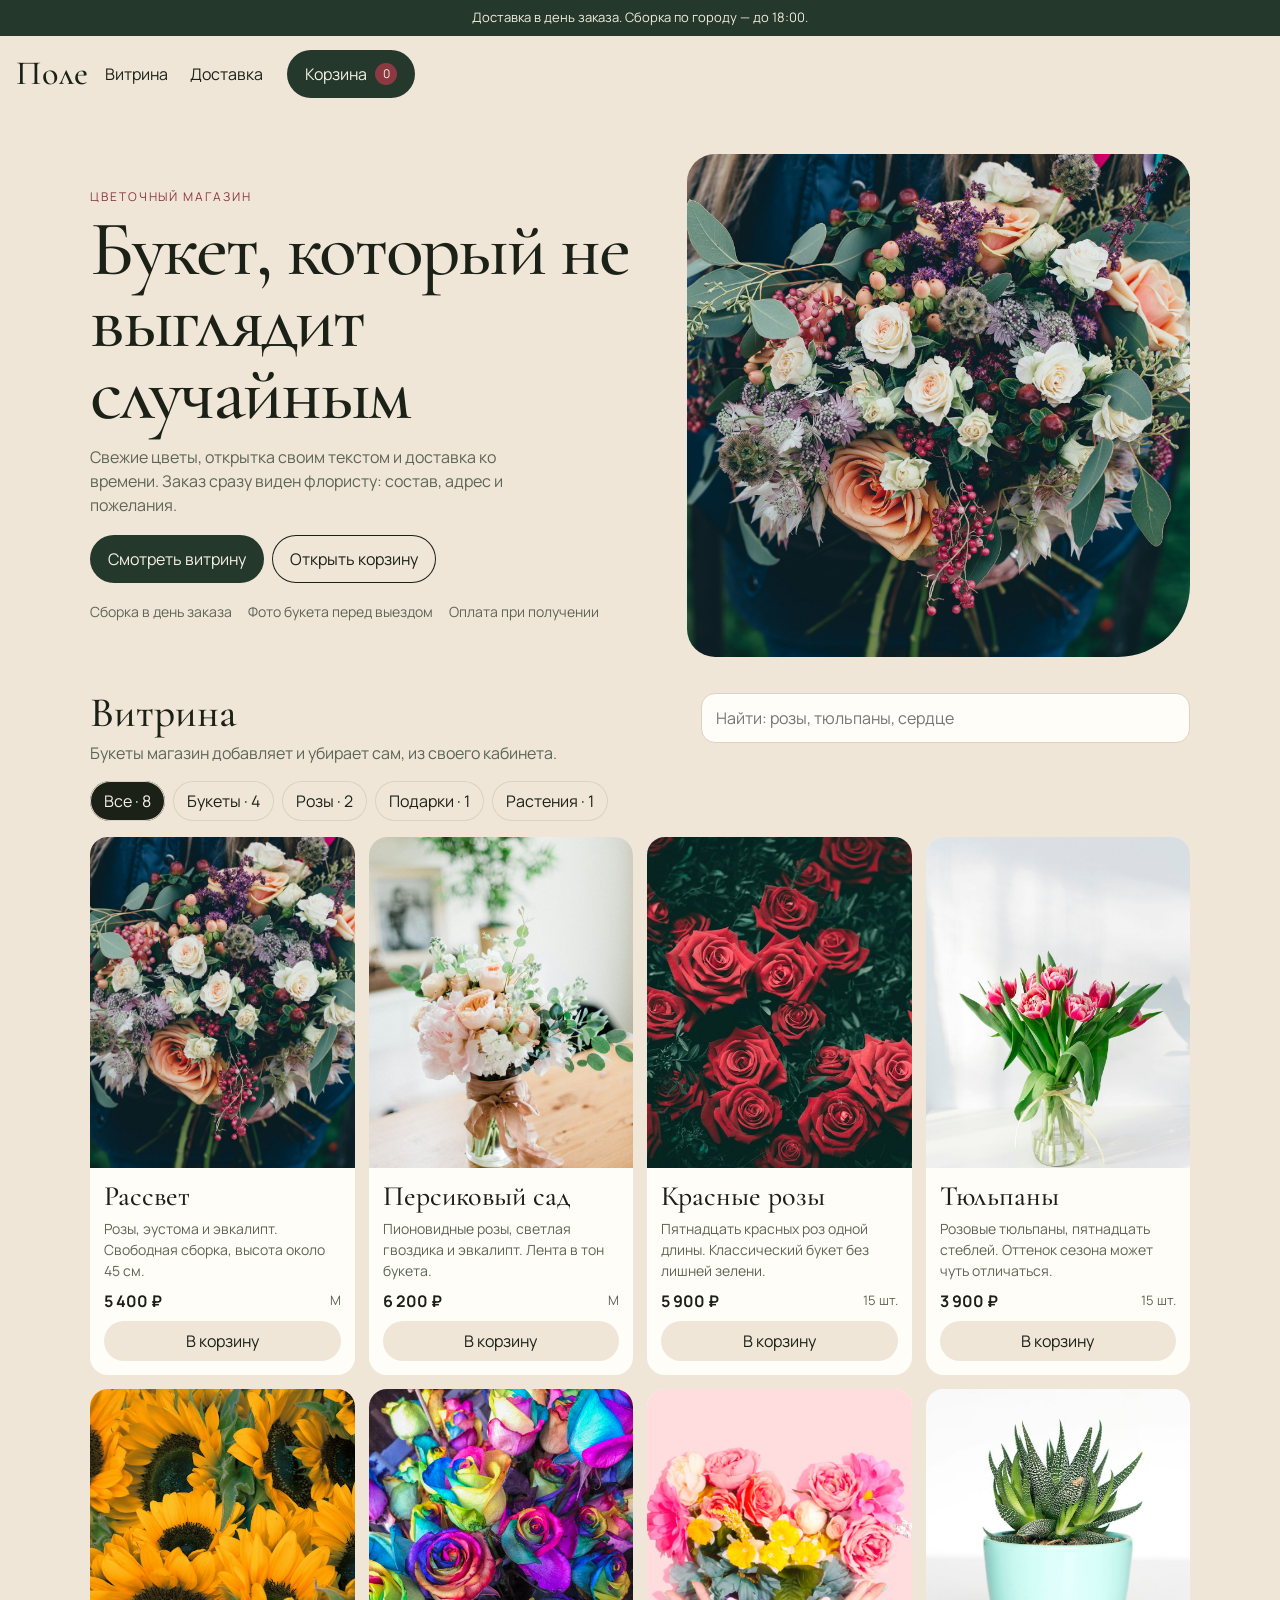
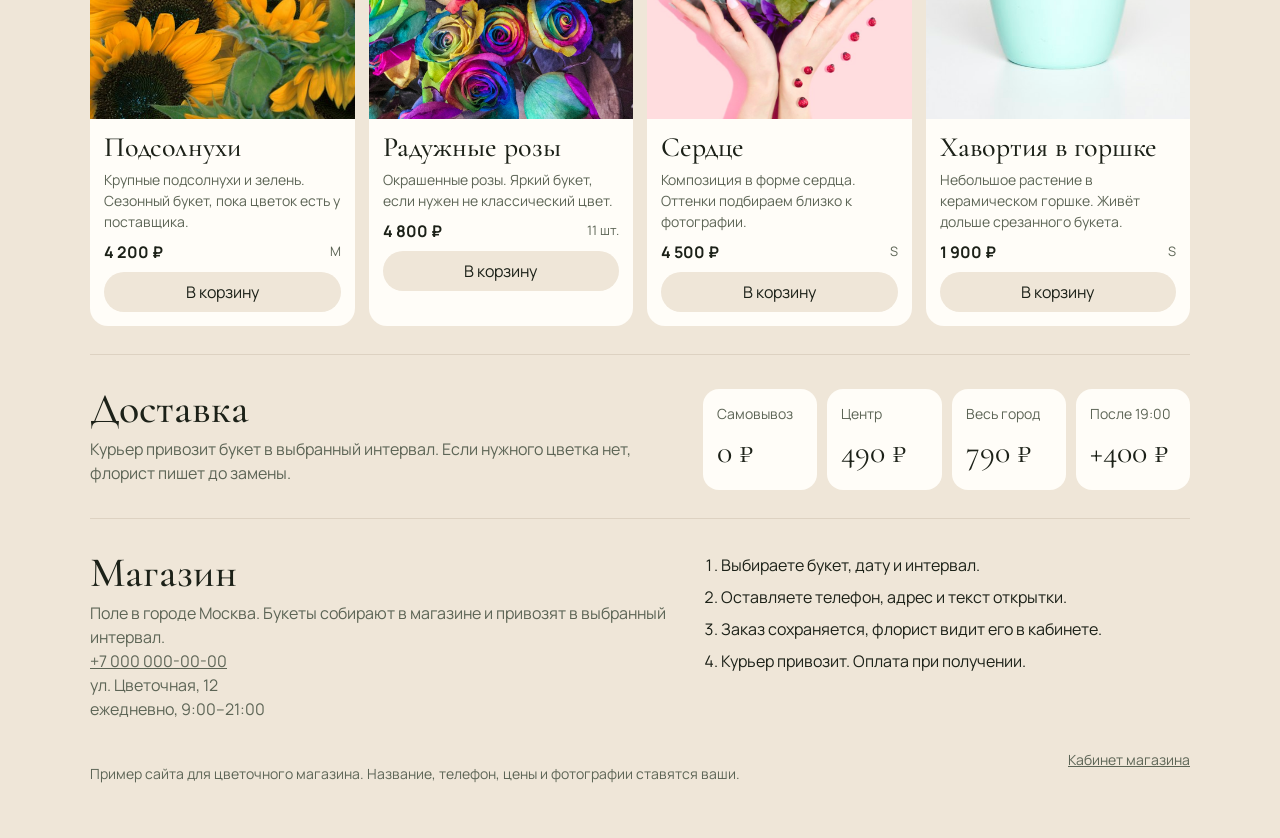
<file: index.html>
<!DOCTYPE html>
<html lang="ru">
<head>
  <meta charset="UTF-8" />
  <meta name="viewport" content="width=device-width, initial-scale=1" />
  <title>Поле — цветочный магазин</title>
  <link rel="preconnect" href="https://fonts.googleapis.com" />
  <link rel="preconnect" href="https://fonts.gstatic.com" crossorigin />
  <link href="https://fonts.googleapis.com/css2?family=Cormorant+Garamond:ital,wght@0,500;0,600;1,500&family=Manrope:wght@400;500;600;700&display=swap" rel="stylesheet" />
  <link rel="stylesheet" href="static/styles.css?v=3" />
</head>
<body>
  <p class="topline">Доставка в день заказа. Сборка по городу — до 18:00.</p>
  <header class="head">
    <a class="logo" href="#home">Поле</a>
    <nav class="nav">
      <a href="#home">Витрина</a>
      <a href="#delivery">Доставка</a>
    </nav>
    <a class="cart-btn" href="#cart">Корзина <span id="cart-count">0</span></a>
    <details class="menu">
      <summary>Меню</summary>
      <a href="#home">Витрина</a>
      <a href="#delivery">Доставка</a>
      <a href="#cart">Корзина</a>
    </details>
  </header>
  <main id="view"></main>
  <footer class="foot">
    <p>Пример сайта для цветочного магазина. Название, телефон, цены и фотографии ставятся ваши.</p>
    <a href="#admin">Кабинет магазина</a>
  </footer>
  <script src="static/site.js"></script>
</body>
</html>
</file>
<file: static/styles.css>
:root {
  --paper: #efe6d8;
  --paper-2: #f7f1e7;
  --ink: #1c2118;
  --muted: #5d6556;
  --line: #ddd2c2;
  --rose: #8d3942;
  --moss: #24382c;
  --card: #fffdf8;
  --serif: "Cormorant Garamond", Georgia, serif;
  --sans: Manrope, "Segoe UI", sans-serif;
}

* { box-sizing: border-box; }
[hidden] { display: none !important; }
html { scroll-behavior: smooth; }
body {
  margin: 0;
  color: var(--ink);
  background:
    radial-gradient(900px 420px at 100% -10%, rgba(141, 57, 66, 0.08), transparent 50%),
    var(--paper);
  font-family: var(--sans);
  font-size: 16px;
  line-height: 1.5;
}
img { max-width: 100%; display: block; }
button, input, select, textarea { font: inherit; color: inherit; }
button, summary { cursor: pointer; }
a { color: inherit; }
h1, h2, .logo { font-family: var(--serif); font-weight: 500; }

.sr {
  position: absolute;
  width: 1px;
  height: 1px;
  overflow: hidden;
  clip: rect(0 0 0 0);
}
.topline {
  margin: 0;
  padding: 8px 16px;
  text-align: center;
  background: var(--moss);
  color: #f3ecdf;
  font-size: 13px;
}
.head {
  display: flex;
  align-items: center;
  gap: 16px;
  padding: 14px 16px;
  position: sticky;
  top: 0;
  z-index: 5;
  background: rgba(239, 230, 216, 0.92);
  backdrop-filter: blur(12px);
}
.logo {
  font-size: 34px;
  line-height: 1;
  text-decoration: none;
  letter-spacing: 0.04em;
  margin-right: auto;
}
.nav, .cart-btn { display: none; }
.menu { position: relative; }
.menu summary {
  list-style: none;
  background: var(--ink);
  color: #f6f0e6;
  border-radius: 999px;
  padding: 10px 16px;
}
.menu summary::-webkit-details-marker { display: none; }
.menu a { display: none; }
.menu[open] a {
  display: block;
  position: relative;
  z-index: 6;
  min-width: 190px;
  margin-top: 8px;
  padding: 12px 14px;
  background: var(--card);
  text-decoration: none;
  border: 1px solid var(--line);
  border-radius: 14px;
}

.flashes { max-width: 1100px; margin: 12px auto 0; padding: 0 16px; }
.flashes p, .errors p {
  margin: 0 0 8px;
  padding: 10px 14px;
  border-radius: 12px;
  background: #fff;
}
.errors p { color: var(--rose); }

.hero, .catalog, .split, .sheet, .foot, .office {
  width: min(1100px, calc(100% - 32px));
  margin: 0 auto;
}
.hero { display: grid; gap: 22px; padding-top: 28px; }
.eyebrow {
  margin: 0 0 8px;
  letter-spacing: 0.16em;
  text-transform: uppercase;
  font-size: 12px;
  color: var(--rose);
}
h1 { margin: 0; font-size: clamp(46px, 8vw, 78px); line-height: 0.92; letter-spacing: -0.03em; }
h2 { margin: 0 0 8px; font-size: 42px; line-height: 0.95; }
.lead, .muted { color: var(--muted); }
.lead { max-width: 460px; }
.hero-actions, .filters, .row-actions, .office-nav, .status-form { display: flex; flex-wrap: wrap; gap: 8px; }
.hero-actions { margin: 18px 0; }
.btn, .filters a, .cart-btn, .add, .qty button, .office-nav button, .row-actions button {
  border: 0;
  border-radius: 999px;
  text-decoration: none;
}
.btn { display: inline-flex; }
.btn, .cart-btn {
  align-items: center;
  justify-content: center;
  background: var(--moss);
  color: #f6f0e6;
  padding: 12px 18px;
}
.btn-ghost { background: transparent; color: var(--ink); box-shadow: inset 0 0 0 1px var(--ink); }
.wide { width: 100%; margin-top: 14px; }
.hero-points { display: flex; flex-wrap: wrap; gap: 8px 16px; margin: 0; padding: 0; list-style: none; color: var(--muted); font-size: 14px; }
.hero-photo, .product figure, .card .photo, .admin-card .photo {
  margin: 0;
  overflow: hidden;
  background: #e4d5c4;
}
.hero-photo { border-radius: 28px 28px 72px 28px; min-height: 280px; }
.hero-photo img, .product img, .card img, .admin-card img, .preview { width: 100%; height: 100%; object-fit: cover; }
.hero-photo img { min-height: 280px; }

.catalog { padding-top: 36px; }
.section-head { display: grid; gap: 14px; align-items: end; }
.section-head p, .split p { margin: 0; color: var(--muted); }
.search input, .field input, .field select, .field textarea, .qty-form input {
  width: 100%;
  padding: 12px 14px;
  border: 1px solid var(--line);
  border-radius: 14px;
  background: var(--card);
}
.filters { margin: 16px 0; }
.filters a {
  padding: 8px 14px;
  background: transparent;
  box-shadow: inset 0 0 0 1px var(--line);
}
.filters a.is-on { background: var(--ink); color: #f6f0e6; }
.grid, .admin-grid { display: grid; gap: 14px; }
.card, .admin-card, .order-card {
  background: var(--card);
  border-radius: 18px;
  overflow: hidden;
}
.card .photo, .admin-card .photo { display: block; aspect-ratio: 4 / 5; }
.card h3, .admin-card h2 { margin: 0; font-family: var(--serif); font-size: 28px; line-height: 1; font-weight: 500; }
.card h3 a, .admin-card a, .order-card { text-decoration: none; }
.card-body, .admin-card div { display: flex; flex-direction: column; gap: 8px; padding: 14px; }
.card p, .admin-card p { margin: 0; color: var(--muted); font-size: 14px; }
.card-row, .cart-item, .sum-row, .facts div { display: flex; justify-content: space-between; gap: 12px; align-items: center; }
.price { font-weight: 700; }
.price.big { font-family: var(--serif); font-size: 36px; font-weight: 500; }
.size { color: var(--muted); font-size: 13px; }
.add, .qty button, .office-nav button, .row-actions button {
  background: var(--paper);
  padding: 8px 12px;
}
.card form { margin-top: auto; }

.split { display: grid; gap: 18px; padding-top: 34px; margin-top: 28px; border-top: 1px solid var(--line); }
.zones { display: grid; grid-template-columns: 1fr 1fr; gap: 10px; margin: 0; }
.zones div, .facts div { background: var(--card); border-radius: 16px; padding: 14px; }
.zones dt, .facts dt { color: var(--muted); font-size: 14px; }
.zones dd, .facts dd { margin: 4px 0 0; }
.zones dd { font-family: var(--serif); font-size: 32px; }
.steps { margin: 0; padding-left: 18px; }
.steps li + li { margin-top: 8px; }
.facts { display: grid; gap: 8px; margin: 16px 0; }
.facts div { display: block; }
.plain { margin: 0; padding-left: 18px; }

.foot {
  display: flex;
  flex-wrap: wrap;
  justify-content: space-between;
  gap: 12px;
  padding: 28px 0 40px;
  color: var(--muted);
  font-size: 14px;
}
.sheet { padding: 28px 0 10px; }
.sheet.narrow { max-width: 460px; }
.lines { margin: 18px 0; }
.cart-item { padding: 12px 0; border-bottom: 1px solid var(--line); }
.cart-item strong { display: block; }
.qty { display: inline-flex; align-items: center; gap: 8px; }
.qty button { width: 34px; height: 34px; background: white; box-shadow: inset 0 0 0 1px var(--line); }
.qty form { margin: 0; }
.field { display: grid; gap: 6px; margin-top: 12px; }
.field span { font-size: 13px; color: var(--muted); }
.totals { margin-top: 16px; display: grid; gap: 8px; }
.sum-row span:last-child { font-weight: 700; }
.receipt {
  white-space: pre-wrap;
  background: white;
  border-radius: 16px;
  padding: 14px;
  font-family: var(--sans);
  font-size: 14px;
}
.demo-note { color: var(--muted); font-size: 14px; }
.product { display: grid; gap: 18px; padding-top: 24px; }
.product figure { border-radius: 24px; min-height: 280px; }
.product img { min-height: 320px; }
.qty-form { display: grid; gap: 10px; max-width: 280px; }

.office { padding-top: 24px; }
.office-nav a, .row-actions a { text-decoration: none; padding: 8px 0; }
.office-nav button, .row-actions button { background: transparent; text-decoration: underline; padding: 0; }
.admin-grid { margin-top: 16px; }
.admin-card .photo { aspect-ratio: 1; }
.order-list { display: grid; gap: 10px; }
.order-card { display: grid; gap: 4px; padding: 14px; }
.order-card span { font-weight: 700; }
.order-card p { margin: 0; color: var(--muted); }
.preview { width: 160px; height: 200px; object-fit: cover; border-radius: 16px; }
.product-form { max-width: 560px; }
.status-form { align-items: end; margin-top: 12px; }
.status-form .field { margin: 0; min-width: 220px; }

@media (min-width: 800px) {
  .nav { display: flex; gap: 22px; margin-right: 8px; }
  .nav a { text-decoration: none; }
  .cart-btn { display: inline-flex; }
  .cart-btn span {
    display: inline-grid;
    place-items: center;
    min-width: 22px;
    height: 22px;
    margin-left: 8px;
    padding: 0 6px;
    border-radius: 999px;
    background: var(--rose);
    font-size: 12px;
  }
  .menu { display: none; }
  .logo { margin-right: 0; }
  .hero { grid-template-columns: 1.05fr 0.95fr; align-items: center; gap: 40px; padding-top: 42px; }
  .hero-photo, .hero-photo img { min-height: 460px; }
  .grid { grid-template-columns: repeat(2, 1fr); }
  .section-head, .split { grid-template-columns: 1.1fr 0.9fr; align-items: start; }
  .zones { grid-template-columns: 1fr 1fr; }
  .product { grid-template-columns: 1fr 1fr; align-items: center; }
  .admin-grid { grid-template-columns: 1fr 1fr; }
}
@media (min-width: 1100px) {
  .grid { grid-template-columns: repeat(4, 1fr); }
  .zones { grid-template-columns: repeat(4, 1fr); }
}
</file>
